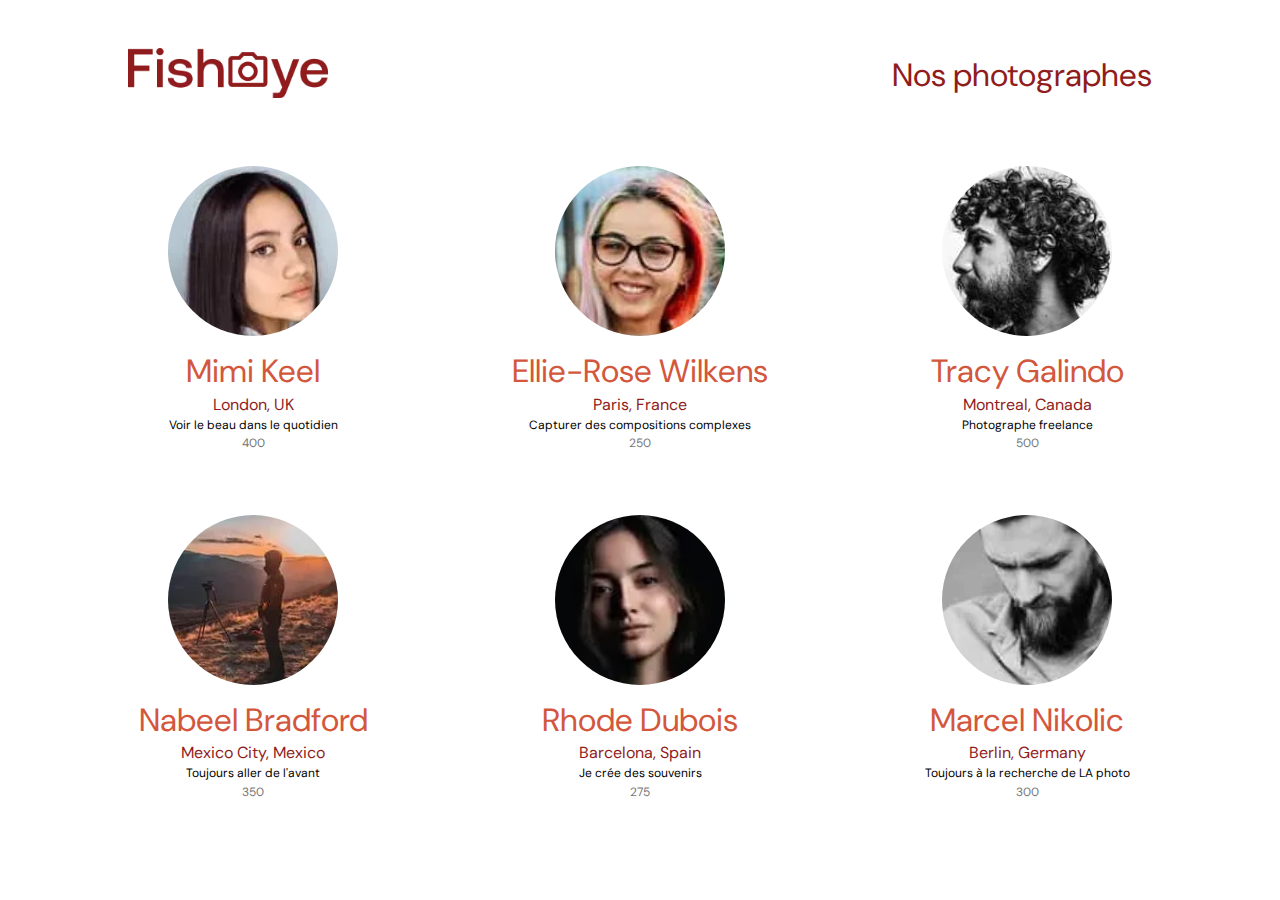
<file: index.html>
<!DOCTYPE html>
<html lang="fr">
  <head>
    <meta charset="utf-8" />
    <link rel="shortcut icon" href="./favicon.png" type="image/x-icon" />
    <meta name="viewport" content="width=device-width, initial-scale=1" />
    <meta name="theme-color" content="#000000" />
    <meta name="description" content="" />

    <link rel="preconnect" href="https://fonts.googleapis.com" />
    <link rel="preconnect" href="https://fonts.gstatic.com" crossorigin />
    <link
      href="https://fonts.googleapis.com/css2?family=DM+Sans:ital,opsz,wght@0,9..40,100..1000;1,9..40,100..1000&family=Montserrat:ital,wght@0,100..900;1,100..900&display=swap"
      rel="stylesheet"
    />

    <link
      rel="stylesheet"
      href="https://cdnjs.cloudflare.com/ajax/libs/font-awesome/6.7.1/css/all.min.css"
      integrity="sha512-5Hs3dF2AEPkpNAR7UiOHba+lRSJNeM2ECkwxUIxC1Q/FLycGTbNapWXB4tP889k5T5Ju8fs4b1P5z/iB4nMfSQ=="
      crossorigin="anonymous"
      referrerpolicy="no-referrer"
    />

    <link rel="stylesheet" href="css/style.css" />

    <title>Fisheye</title>
  </head>
  <body>
    <!-- <div class="container">
      <header class="header">
        <a href="/" class="link__logo">
          <img src="assets/images/logo.webp" alt="logo" class="header__logo" />
        </a>
        <h2 class="header__slogan">Nos photographes</h2>
      </header>
      <main class="main">
        <div class="card">
          <div class="card__picture__circle">
            <a href="photographer.html" class="card__link">
              <img
                src="assets/images/photographers/thumbnails/MimiKeel.webp"
                class="card__picture"
              />
              <h3 class="card__title">Mimi Keel</h3>
            </a>
          </div>
          <div class="card__content">
            <p class="card__localisation">London, UK</p>
            <p class="card__slogan">Voir le beau dans le quotidien</p>
            <p class="card__price">400€/jour</p> 
          </div>
        </div>
      </main>
    </div> -->

    <script type="module" src="scripts/pages/index.js"></script>
  </body>
</html>
</file>
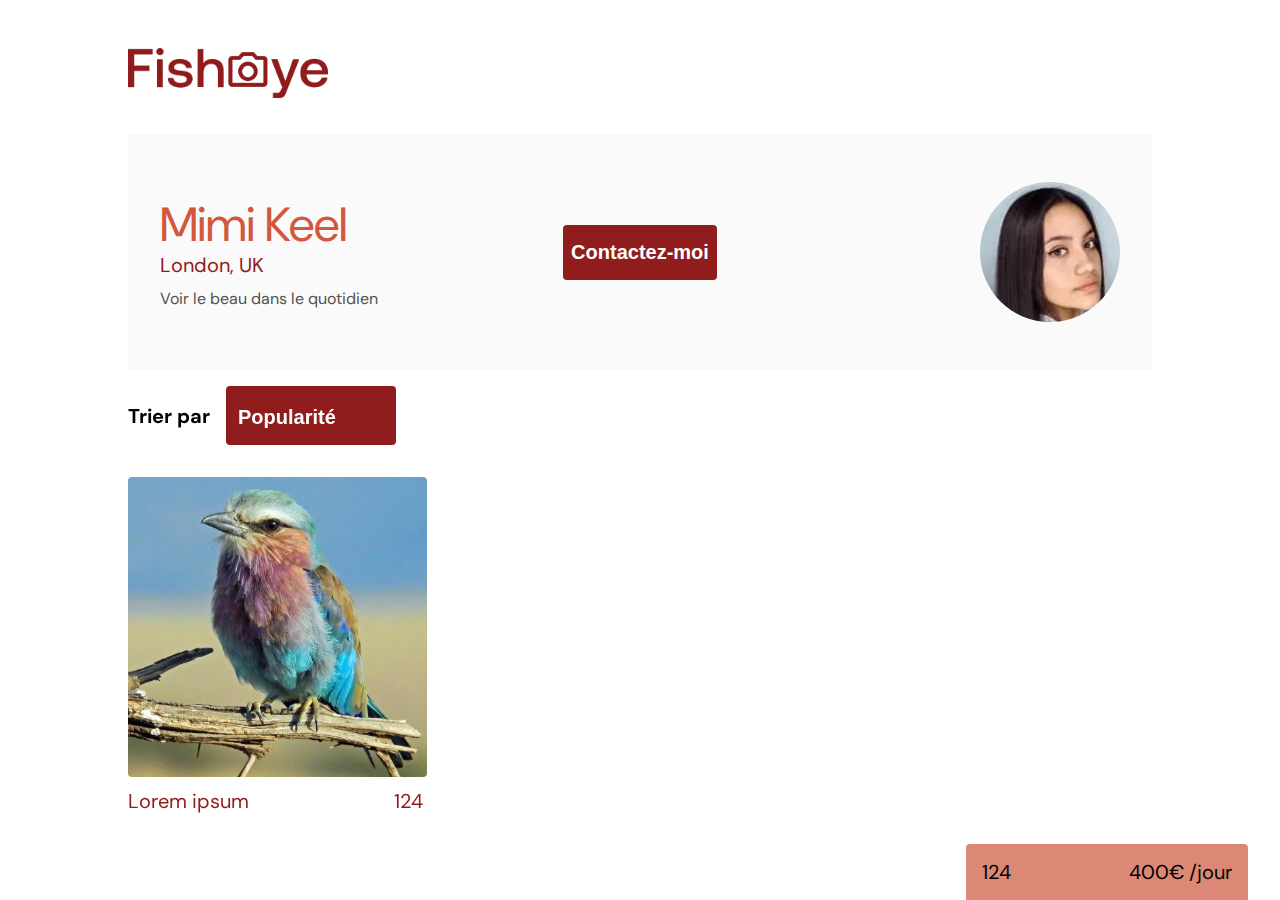
<file: photographer.html>
<!DOCTYPE html>
<html lang="fr">
  <head>
    <meta charset="utf-8" />
    <link rel="shortcut icon" href="./favicon.png" type="image/x-icon" />
    <meta name="viewport" content="width=device-width, initial-scale=1" />
    <meta name="theme-color" content="#000000" />
    <meta name="description" content="" />

    <link rel="preconnect" href="https://fonts.googleapis.com" />
    <link rel="preconnect" href="https://fonts.gstatic.com" crossorigin />
    <link
      href="https://fonts.googleapis.com/css2?family=DM+Sans:ital,opsz,wght@0,9..40,100..1000;1,9..40,100..1000&family=Montserrat:ital,wght@0,100..900;1,100..900&display=swap"
      rel="stylesheet"
    />

    <link
      rel="stylesheet"
      href="https://cdnjs.cloudflare.com/ajax/libs/font-awesome/6.7.1/css/all.min.css"
      integrity="sha512-5Hs3dF2AEPkpNAR7UiOHba+lRSJNeM2ECkwxUIxC1Q/FLycGTbNapWXB4tP889k5T5Ju8fs4b1P5z/iB4nMfSQ=="
      crossorigin="anonymous"
      referrerpolicy="no-referrer"
    />

    <link rel="stylesheet" href="css/style.css" />

    <title>Fisheye</title>
  </head>
  <body>
    <div class="modal">
      <div class="header__modal">
        <p>Contactez-moi</p>
        <p>Mimi Keel</p>
      </div>
      <div class="modal__form">
        <form action="" method="post">
          <label for="firstName">Prénom</label>
          <input
            type="text"
            name="firstName"
            id="firstName"
            class="input__text"
          />
          <label for="lastName">Prénom</label>
          <input
            type="text"
            name="lastName"
            id="lastName"
            class="input__text"
          />
          <label for="email">Prénom</label>
          <input
            type="text"
            name="email"
            id="email"
            class="input__text"
          />
          <label for="message">Message</label>
          <textarea name="message" id="message" class="input__text"></textarea>
        </form>
      </div>
    </div>
    <div class="lightbox">
      <div class="previous">
        <i class="fa-solid fa-chevron-left icone__previous"></i>
      </div>
      <img
        src="assets/images/photographers/samplePhotos-Medium/Mimi Keel/Animals_Rainbow.webp"
        alt=""
        class="lightbox__picture"
      />
      <div class="next">
        <i class="fa-solid fa-xmark icone__close"></i>
        <i class="fa-solid fa-chevron-right icone__next"></i>
      </div>
    </div>
    <div class="container">
      <header class="header__photographer">
        <a href="index.html" class="link__logo">
          <img src="assets/images/logo.webp" alt="logo" class="header__logo" />
        </a>
        <section class="header__presentation">
          <div class="header__presentation__content">
            <h1 class="photographer__name">Mimi Keel</h1>
            <p class="phtographer__location">London, UK</p>
            <p class="phtographer__tagline">Voir le beau dans le quotidien</p>
          </div>
          <div class="contact__block">
            <button class="photographer__contact">Contactez-moi</button>
          </div>
          <div class="picture__block">
            <img
              src="assets/images/photographers/thumbnails/MimiKeel.webp"
              alt=""
              class="photographer__thumbnail"
            />
          </div>
        </section>
      </header>
      <main class="main__photographer">
        <div class="medias__sort">
          <p class="text__sort">Trier par</p>
          <div class="dropdown">
            <button class="button__dropdown">
              <p class="button__dropdown__text">Popularité</p>
              <i class="fa-solid fa-chevron-down"></i>
            </button>
            <div class="dropdown__content">
              <div class="dropdown__item">
                <a href="" class="dropdown__link">
                  <hr class="separator" />
                  <span class="link__text"> Date </span>
                </a>
              </div>
              <div class="dropdown__item">
                <a href="" class="dropdown__link">
                  <hr class="separator" />
                  <span class="link__text"> Titre </span>
                </a>
              </div>
            </div>
          </div>
        </div>
        <section class="galery">
          <figure class="card">
            <img
              src="assets/images/photographers/samplePhotos-Medium/Mimi Keel/Animals_Rainbow.webp"
              alt=""
              class="galery__card__picture"
            />
            <!-- <video
                  autoPlay
                  loop
                  muted
                  class="card__video"
                  src=""
                ></video> -->

            <figcaption class="card__legend">
              <p class="picture__title">Lorem ipsum</p>
              <div class="cards__likes">
                <span class="nbLikes">124</span>
                <i class="fa-solid fa-heart icone__heart"></i>
              </div>
            </figcaption>
          </figure>
        </section>
        <div class="block__likes">
          <p>
            <span class="nb__total__likes">124</span>
            <i class="fa-solid fa-heart icone__heart__likes"></i>
          </p>
          <p class="likes__price">400€ /jour</p>
        </div>
      </main>
    </div>

    <script type="module" src="scripts/pages/photographer.js"></script>
  </body>
</html>
</file>
<file: css/style.css>
@import url(reset.css);

html,
body {
  font-size: 16px;
  font-family: "DM Sans", sans-serif;
  font-optical-sizing: auto;
  font-weight: 400;
  font-style: normal;
}

.container {
  width: 80%;
  margin: 3rem auto;
  /* display: flex;
  flex-direction: column;
  gap: 5rem; */
}

/*********** CSS PAGE INDEX ********/

.header {
  display: flex;
  justify-content: space-between;
  align-items: center;
  margin-bottom: 4rem;
}

.header__logo {
  width: 200px;
}

.header__slogan {
  font-size: 2rem;
  color: #901c1c;
}

.main {
  display: grid;
  grid-template-columns: 250px 270px 250px;
  gap: 4rem;
  justify-content: space-between;
}

.card {
  background-color: #fff;
  z-index: 0;
  display: flex;
  flex-direction: column;
  justify-content: center;
  align-items: center;
  gap: 0.25rem;
}

.card__link {
  text-decoration: none;
  display: flex;
  flex-direction: column;
  align-items: center;
  gap: 1rem;
}

.card__picture {
  width: 170px;
  height: 170px;
  border-radius: 50%;
  object-fit: cover;
}

.card__content {
  display: flex;
  flex-direction: column;
  align-items: center;
  justify-content: center;
  gap: 0.25rem;
}

.card__title {
  font-size: 2rem;
  color: #d3573c;
  text-align: center;
}

.card__localisation {
  color: #901c1c;
}

.card__slogan {
  font-size: 0.75rem;
}

.card__price {
  color: #757575;
  font-size: 0.75rem;
}

/*********** CSS PAGE PHOTOGRAPHER ********/

.header__presentation {
  background-color: #fafafa;
  padding: 3rem 2rem;
  display: flex;
  justify-content: space-between;
  align-items: center;
  margin-top: 2rem;
  margin-bottom: 1rem;
}

.header__presentation__content {
  display: flex;
  flex-direction: column;
  width: calc(100% / 3);
}

.contact__block {
  width: calc(100% / 3);
  display: flex;
  justify-content: center;
  align-items: center;
}

.picture__block {
  width: calc(100% / 3);
  display: flex;
  justify-content: flex-end;
  align-items: center;
}

.photographer__name {
  color: #d3573c;
  font-size: 3rem;
}

.phtographer__location {
  color: #901c1c;
  font-size: 1.25rem;
  margin-bottom: 0.75rem;
}

.photographer__contact {
  background-color: #901c1c;
  padding: 1rem 0.5rem;
  border: none;
  color: #fff;
  font-size: 1.25rem;
  border-radius: 0.25rem;
  font-weight: bold;
  cursor: pointer;
}

.phtographer__tagline {
  color: #525252;
}

.photographer__thumbnail {
  border-radius: 50%;
  width: 140px;
  height: 140px;
  object-fit: cover;
}

.medias__sort {
  display: flex;
  align-items: center;
  gap: 1rem;
}

.text__sort {
  font-weight: bold;
  font-size: 1.25rem;
}

.button__dropdown {
  background-color: #901c1c;
  color: #fff;
  width: 170px;
  padding: 1.25rem 0.75rem 1rem 0.75rem;
  display: flex;
  justify-content: space-between;
  align-items: center;
  border: none;
  border-radius: 0.25rem;
  font-size: 1.25rem;
  font-weight: bold;
  cursor: pointer;
}

.button__dropdown__text {
  text-transform: capitalize;
}

.active__radius {
  border-radius: 0.25rem 0.25rem 0 0 !important;
}

.dropdown {
  position: relative;
}

.dropdown__content {
  position: absolute;
  width: 100%;
  z-index: 1000;
  display: none;
}

.dropdown__item {
  background-color: #901c1c;
  height: 63px;
  display: flex;
  flex-direction: column;
  justify-content: center;
  align-items: flex-start;
}

.dropdown__link {
  text-decoration: none;
  color: #fff;
  font-size: 1.25rem;
  font-weight: bold;
  /* padding: 1.25rem 0.75rem; */
  width: 100%;
  /* border-top: 2px solid #fff; */
  display: flex;
  flex-direction: column;
  justify-content: space-around;
  height: 100%;
}

.separator {
  width: calc(100% - (0.75rem * 2));
  margin: 0;
  align-self: center;
  border: 1px solid #fff;
}

.dropdown__item:not(:first-child) {
  border-radius: 0.25rem;
}

.dropdown__item:last-child {
  border-radius: 0 0 0.25rem 0.25rem;
}

.link__text {
  padding-left: 0.75rem;
}

.dropdown__link:last-child {
  padding-bottom: 0.5rem;
}

.galery {
  display: grid;
  grid-template-columns: repeat(3, 1fr);
  column-gap: 4rem;
  row-gap: 2rem;
  margin-top: 2rem;
}

.galery__card__picture {
  width: 100%;
  height: 300px;
  object-fit: cover;
  border-radius: 0.25rem;
  cursor: pointer;
}

.card__legend {
  width: 100%;
  display: flex;
  justify-content: space-between;
  align-items: center;
  margin-top: 0.5rem;
}

.picture__title,
.nbLikes,
.icone__heart {
  color: #901c1c;
  font-size: 1.25rem;
}

.icone__heart {
  cursor: pointer;
}

.nbLikes {
  margin-right: 0.25rem;
}

.card__video {
  width: 100%;
  object-fit: cover;
  height: 100%;
  border-radius: 0.25rem;
  cursor: pointer;
}

.block__likes {
  width: 250px;
  position: fixed;
  bottom: 0;
  right: 2rem;
  background-color: #db8876;
  display: flex;
  justify-content: space-between;
  align-items: center;
  padding: 1rem;
  border-radius: 0.25rem 0.25rem 0 0;
}

.nb__total__likes {
  font-size: 1.25rem;
  margin-right: 0.25rem;
}

.icone__heart__likes,
.likes__price {
  font-size: 1.25rem;
}

/**** CSS LIGHTBOX *****/
.lightbox {
  background-color: #fff;
  display: flex;
  justify-content: space-between;
  position: fixed;
  padding: 1rem 0 2rem 0;
  width: 60%;
  height: 80vh;
  left: calc(50% - (60% / 2));
  top: calc(50% - ((80vh + 2.5rem) / 2));
  box-shadow: 0px 0px 10px 2px #000000;
  border-radius: 0.25rem;
  opacity: 0;
  z-index: -1;
}

.lightbox__picture {
  width: 100%;
  height: 100%;
  border-radius: 0.25rem;
  object-fit: cover;
}

.lightbox__legend {
  color: #901c1c;
}

.previous,
.next {
  padding: 0 2rem 0 2rem;
  display: flex;
  align-items: center;
  justify-content: center;
  cursor: pointer;
}

.next {
  position: relative;
}

.icone__close {
  position: absolute;
  top: 0;
}

.icone__close,
.icone__next,
.icone__previous {
  font-size: 2.5rem;
  color: #901c1c;
  cursor: pointer;
}

.show {
  display: block !important;
}

.border__radius {
  border-radius: 0.25rem 0.25rem 0 0 !important;
}

.fadeIn {
  animation: fadeIn forwards 0.5s;
}

.fadeOut {
  animation: fadeOut forwards 0.5s;
}

/**** CSS MODAL *****/
.modal {
  width: 600px;
  /* min-height: 70vh; */
  background-color: #db8876;
  padding: 1rem 2rem;
  border-radius: 0.25rem;
  position: fixed;
  left: calc(50% - ((600px + 4rem) / 2));
  top: -710px;
  opacity: 0;
}

.header__modal {
  display: flex;
  justify-content: space-between;
}

.header__title p {
  font-size: 3rem;
}

.icone__close__modal {
  font-size: 3rem;
  color: #fff;
  cursor: pointer;
}

.form__contact {
  display: flex;
  flex-direction: column;
  margin-top: 2rem;
}

label {
  color: #312e2e;
  font-size: 1.5rem;
}

.input__text {
  height: 40px;
  border: none;
  border-radius: 0.25rem;
  font-size: 1.5rem;
  margin-bottom: 0.5rem;
}

.input__textarea {
  border-radius: 0.25rem;
  border: none;
  resize: none;
  font-size: 1.5rem;
}

.submit {
  background-color: #901c1c;
  color: #fff;
  padding: 1.5rem;
  border: none;
  border-radius: 0.25rem;
  font-size: 1.25rem;
  font-weight: bold;
  margin-top: 1rem;
  width: 25%;
}

.openModal {
  animation: openModal forwards 0.5s;
}

.closeModal {
  animation: closeModal forwards 0.5s;
}

@keyframes fadeIn {
  0% {
    opacity: 0;
    z-index: -1;
  }
  100% {
    opacity: 1;
    z-index: 1000;
  }
}

@keyframes fadeOut {
  0% {
    opacity: 1;
    z-index: 1000;
  }
  100% {
    opacity: 0;
    z-index: -1;
  }
}

@keyframes openModal {
  0% {
    z-index: 0;
    opacity: 0;
    transform: translateY(0);
  }
  100% {
    z-index: 1000;
    opacity: 1;
    transform: translateY(720px);
  }
}

@keyframes closeModal {
  0% {
    z-index: 1000;
    opacity: 1;
    transform: translateY(720px);
  }
  100% {
    z-index: 0;
    opacity: 0;
    transform: translateY(0);
  }
}

@media screen and (max-width: 1024px) {
  .galery__card__picture {
    height: 200px;
  }
}

@media screen and (max-width: 768px) {
  .container {
    width: 90%;
    margin-bottom: 5rem;
  }

  .main {
    grid-template-columns: repeat(2, 1fr);
  }

  .card__slogan {
    text-align: center;
  }

  .header {
    flex-direction: column;
  }

  .header__presentation {
    flex-direction: column;
    gap: 2rem;
  }

  .header__presentation__content {
    width: 100%;
    align-items: center;
    order: 1;
  }

  .contact__block {
    width: 100%;
    order: 3;
  }

  .picture__block {
    width: 100%;
    justify-content: center;
    order: 2;
  }

  .modal {
    width: 80%;
    left: calc(50% - ((80% + 4rem) / 2));
  }

  .submit {
    width: 50%;
  }

  .galery {
    grid-template-columns: repeat(1, 1fr);
  }

  .galery__card__picture {
    height: 250px;
  }

  .photographer__name{
    text-align: center;
  }

  .block__likes{
    border-radius: 0;
    width: calc(100% - 2rem);
    right: 0;
  }

  .lightbox{
    width: 90%;
    left: calc(50% - ((90%) / 2));
    height: auto;
    padding-bottom: 3rem;
  }
}
</file>
